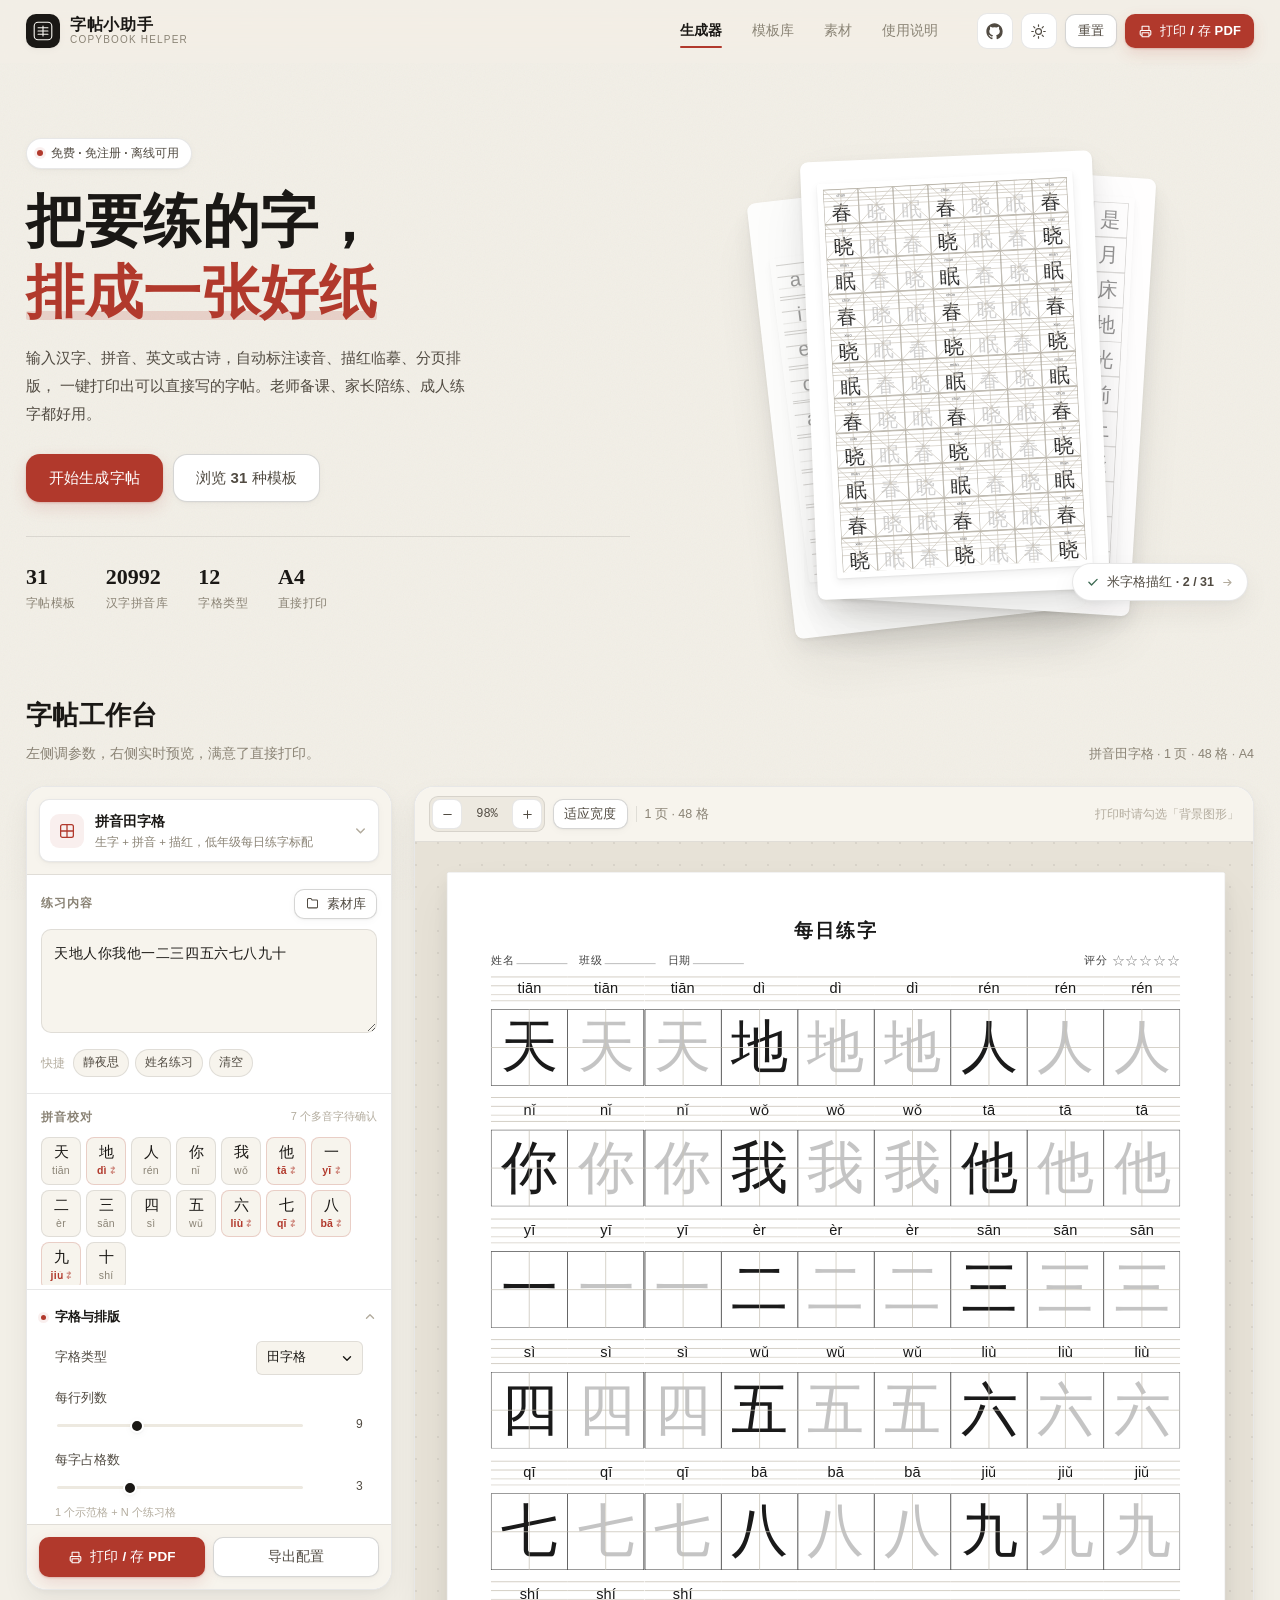
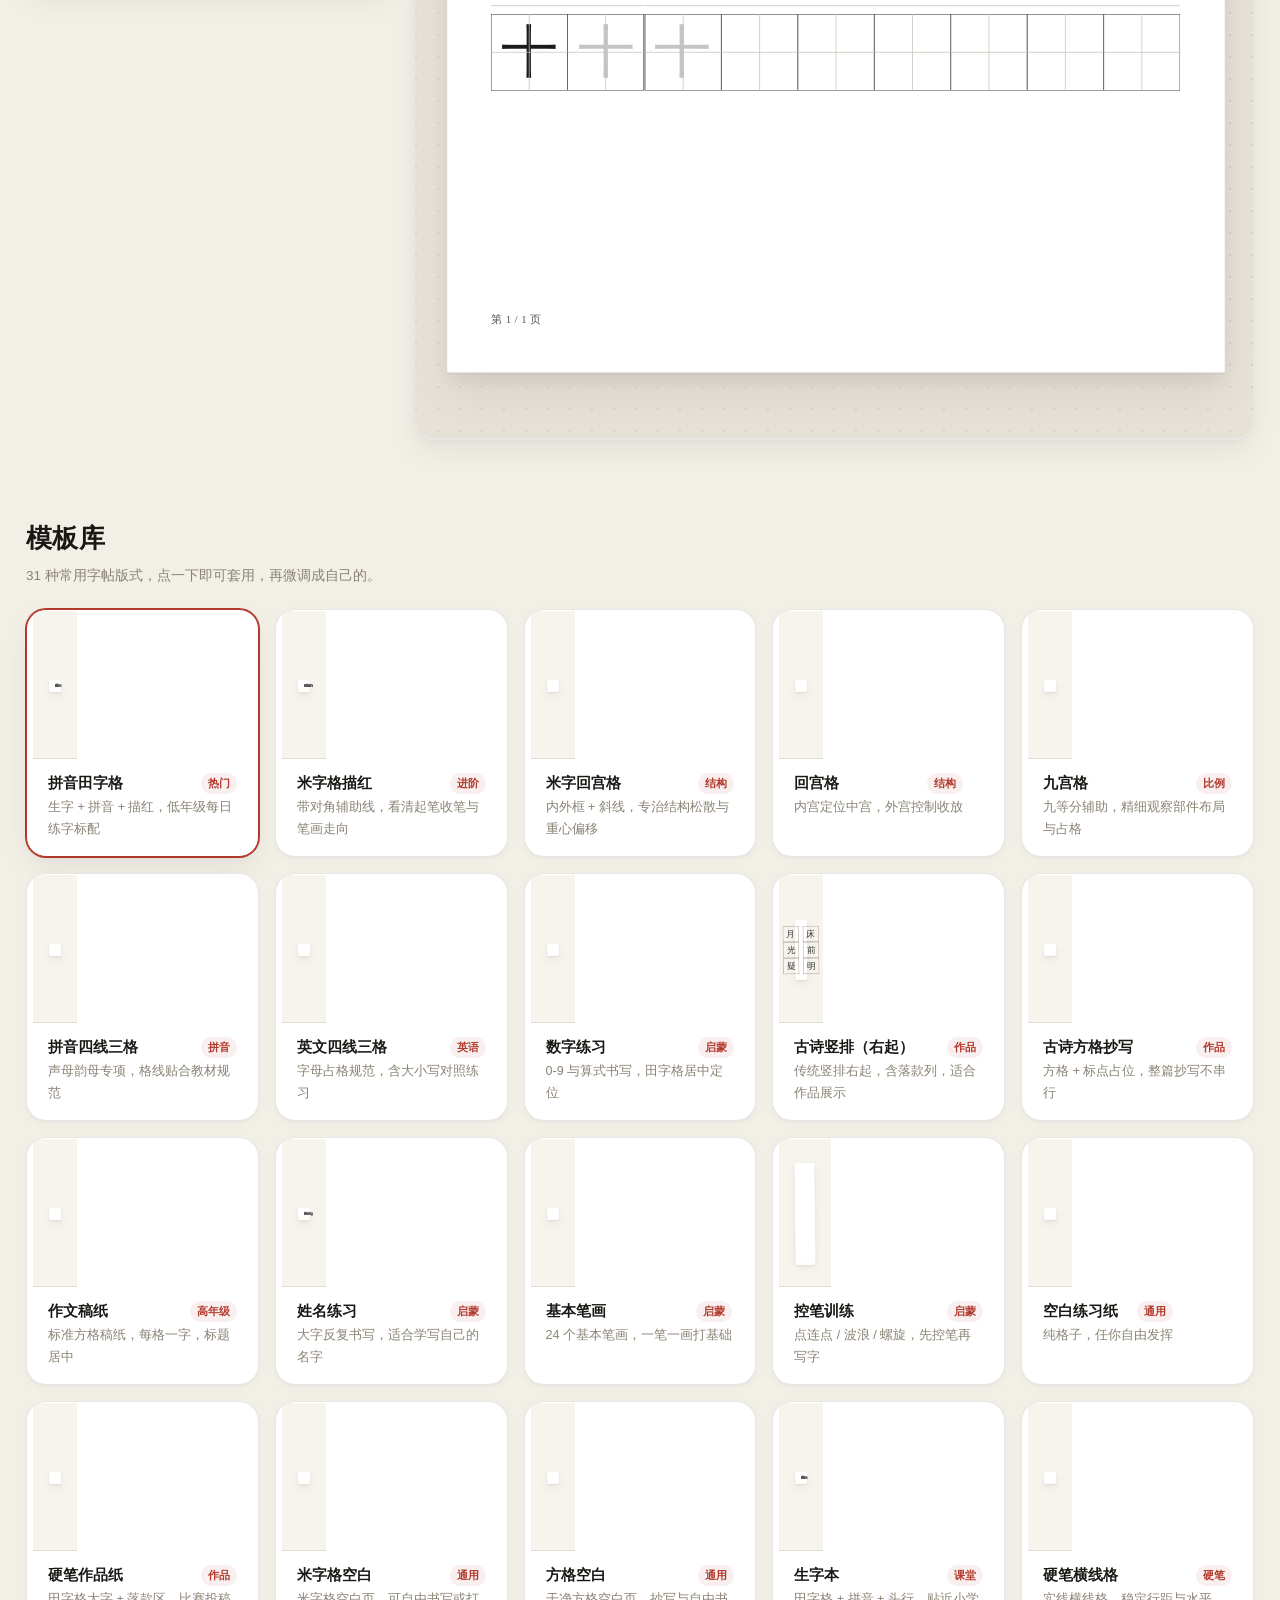
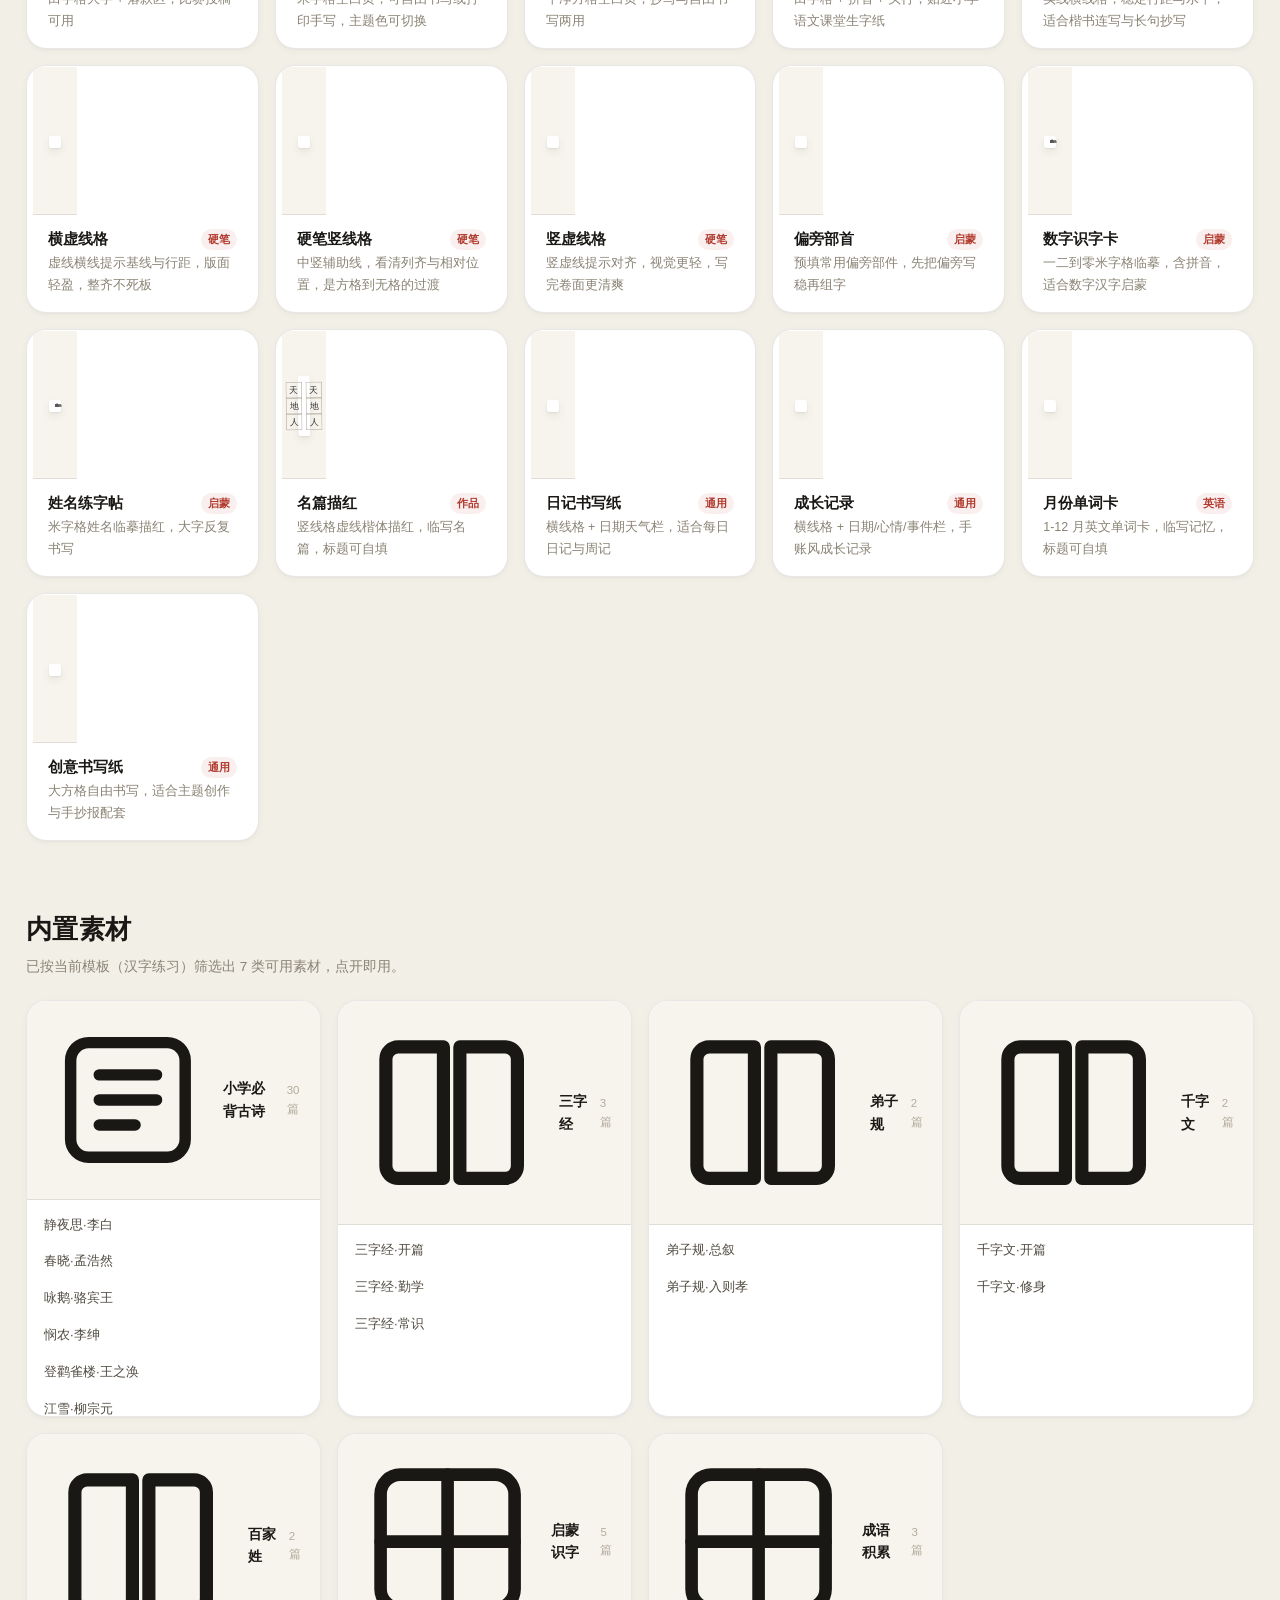
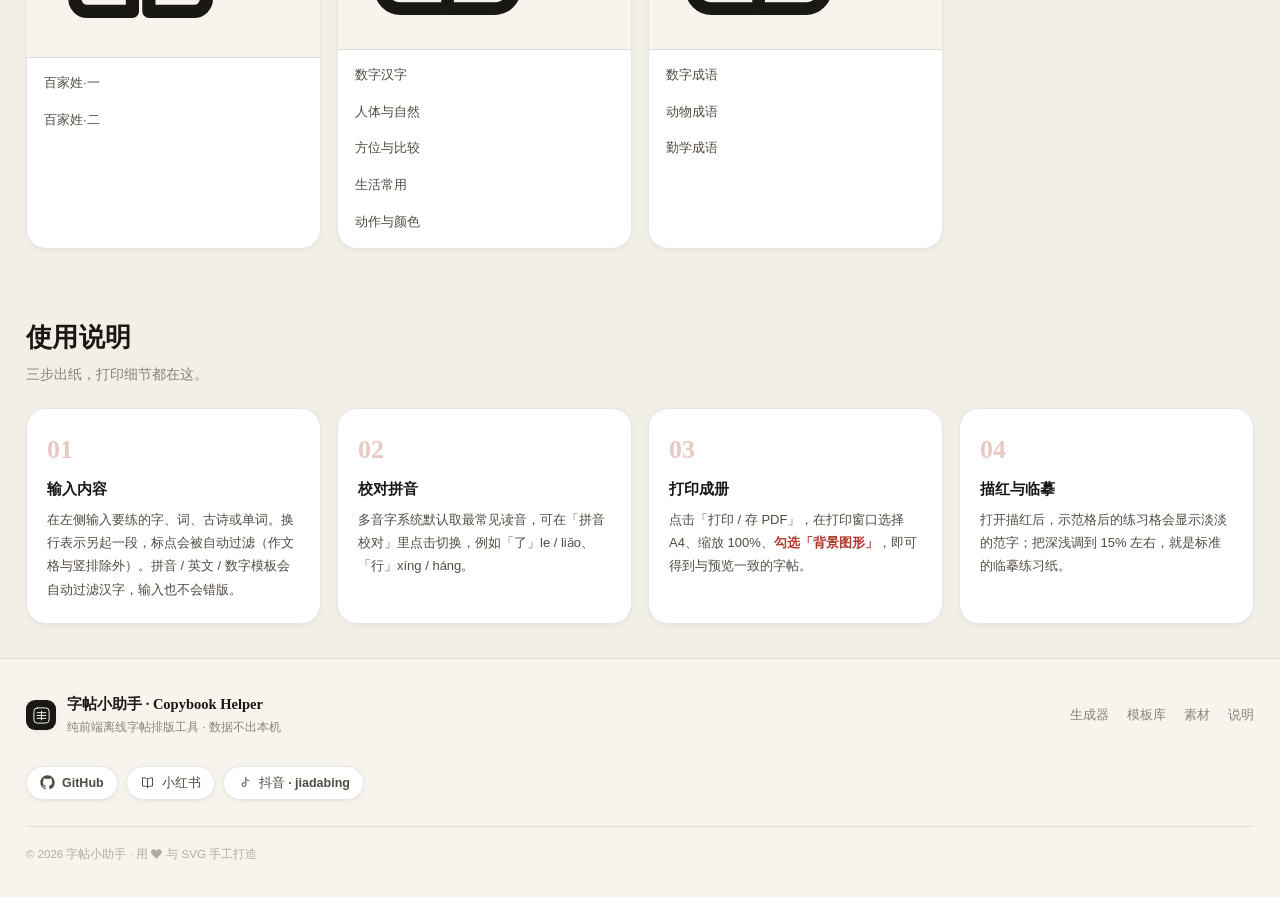
<file: index.html>
<!DOCTYPE html>
<html lang="zh-CN" data-theme="light">
<head>
<meta charset="UTF-8">
<meta name="viewport" content="width=device-width, initial-scale=1, viewport-fit=cover">
<title>字帖小助手 · 在线字帖生成器 | 田字格 / 米字格 / 拼音 / 英文 / 古诗 一键排版打印</title>
<meta name="description" content="字帖小助手：免费在线字帖生成器，田字格、米字格、回宫格、九宫格、四线三格、作文格、竖排古诗、控笔训练，自动标注拼音、描红临摹、A4 直接打印或导出 PDF。">
<link rel="stylesheet" href="assets/css/theme.css">
<link rel="stylesheet" href="assets/css/app.css">
<link rel="stylesheet" href="assets/css/phone.css">
<link rel="stylesheet" href="assets/css/print.css" media="print">
<link rel="icon" href="data:image/svg+xml,%3Csvg xmlns='http://www.w3.org/2000/svg' viewBox='0 0 100 100'%3E%3Crect width='100' height='100' rx='22' fill='%231a1815'/%3E%3Cpath d='M22 30h56M22 50h56M22 70h56M50 22v56' stroke='%23f0ebe1' stroke-width='4' stroke-linecap='round'/%3E%3C/svg%3E">
</head>
<body>

<div class="paper-grain" aria-hidden="true"></div>

<!-- ============ 顶栏 ============ -->
<header class="topbar" id="topbar">
  <div class="topbar-inner">
    <a class="brand" href="#top">
      <span class="brand-mark" aria-hidden="true">
        <svg viewBox="0 0 40 40"><rect x="4" y="4" width="32" height="32" rx="7"/><path d="M11 14h18M11 20h18M11 26h18M20 11v18"/></svg>
      </span>
      <span class="brand-text">
        <strong>字帖小助手</strong>
        <em>Copybook Helper</em>
      </span>
    </a>

    <nav class="topnav">
      <a href="#studio" class="is-active">生成器</a>
      <a href="#gallery">模板库</a>
      <a href="#materials">素材</a>
      <a href="#guide">使用说明</a>
    </nav>

    <div class="topbar-actions">
      <a class="icon-btn" href="https://github.com/Jdb156158/copybook" target="_blank" rel="noopener"
        title="GitHub 仓库：Jdb156158/copybook" aria-label="GitHub 仓库">
        <svg class="i-github" viewBox="0 0 24 24" aria-hidden="true"><path d="M12 .5C5.73.5.5 5.73.5 12c0 5.08 3.29 9.39 7.86 10.91.58.11.79-.25.79-.55v-1.94c-3.2.7-3.88-1.54-3.88-1.54-.52-1.33-1.28-1.68-1.28-1.68-1.05-.72.08-.7.08-.7 1.16.08 1.77 1.19 1.77 1.19 1.03 1.77 2.7 1.26 3.36.96.1-.75.4-1.26.73-1.55-2.55-.29-5.23-1.28-5.23-5.7 0-1.26.45-2.29 1.19-3.1-.12-.29-.52-1.46.11-3.05 0 0 .97-.31 3.18 1.18a11 11 0 0 1 5.79 0c2.2-1.49 3.17-1.18 3.17-1.18.63 1.59.23 2.76.11 3.05.74.81 1.19 1.84 1.19 3.1 0 4.43-2.69 5.4-5.25 5.69.41.36.78 1.06.78 2.14v3.17c0 .31.21.67.8.55A11.51 11.51 0 0 0 23.5 12C23.5 5.73 18.27.5 12 .5z"/></svg>
      </a>
      <button class="icon-btn" id="themeToggle" title="切换深浅主题" aria-label="切换主题">
        <svg class="i-sun" viewBox="0 0 24 24"><circle cx="12" cy="12" r="4.2"/><path d="M12 2.5v2.2M12 19.3v2.2M2.5 12h2.2M19.3 12h2.2M5.2 5.2l1.6 1.6M17.2 17.2l1.6 1.6M18.8 5.2l-1.6 1.6M6.8 17.2l-1.6 1.6"/></svg>
        <svg class="i-moon" viewBox="0 0 24 24"><path d="M20 14.5A8.5 8.5 0 0 1 9.5 4a8.5 8.5 0 1 0 10.5 10.5Z"/></svg>
      </button>
      <button class="btn btn-ghost btn-sm" id="btnResetTop">重置</button>
      <button class="btn btn-primary btn-sm" id="btnPrintTop">
        <svg viewBox="0 0 24 24" class="btn-ico"><path d="M6.5 9V3.5h11V9M6.5 18H5a1.5 1.5 0 0 1-1.5-1.5V12A1.5 1.5 0 0 1 5 10.5h14A1.5 1.5 0 0 1 20.5 12v4.5A1.5 1.5 0 0 1 19 18h-1.5M6.5 14h11v6.5h-11z"/></svg>
        打印 / 存 PDF
      </button>
    </div>
  </div>
</header>

<main id="top">

  <!-- ============ Hero ============ -->
  <section class="hero">
    <div class="hero-grid">
      <div class="hero-copy">
        <span class="eyebrow"><i class="dot"></i>免费 · 免注册 · 离线可用</span>
        <h1>把要练的字，<br><em>排成一张好纸</em></h1>
        <p class="hero-sub">
          输入汉字、拼音、英文或古诗，自动标注读音、描红临摹、分页排版，
          一键打印出可以直接写的字帖。老师备课、家长陪练、成人练字都好用。
        </p>
        <div class="hero-cta">
          <a href="#studio" class="btn btn-primary btn-lg">开始生成字帖</a>
          <a href="#gallery" class="btn btn-ghost btn-lg" id="heroTplBtn">浏览 31 种模板</a>
        </div>
        <ul class="hero-stats">
          <li><b id="statTpl">31</b><span>字帖模板</span></li>
          <li><b>20992</b><span>汉字拼音库</span></li>
          <li><b>12</b><span>字格类型</span></li>
          <li><b>A4</b><span>直接打印</span></li>
        </ul>
      </div>

      <div class="hero-visual" id="heroVisual">
        <div class="stack">
          <div class="sheet sheet-3" aria-hidden="true"></div>
          <div class="sheet sheet-2" aria-hidden="true"></div>
          <div class="sheet sheet-1"></div>
        </div>
        <div class="hero-badge" id="heroBadge" title="点击切换下一款模板">
          <svg viewBox="0 0 24 24"><path d="M5 12.5l4.5 4.5L19 7.5"/></svg>
          <span id="heroBadgeText">所见即所得</span>
          <svg class="hero-badge-next" viewBox="0 0 24 24"><path d="M5 12h13M13 6.5l5.5 5.5-5.5 5.5"/></svg>
        </div>
      </div>
    </div>
  </section>

  <!-- ============ 工作台 ============ -->
  <section class="studio" id="studio">
    <div class="section-head">
      <div>
        <h2 class="section-title">字帖工作台</h2>
        <p class="section-desc">左侧调参数，右侧实时预览，满意了直接打印。</p>
      </div>
      <div class="section-meta" id="studioMeta">—</div>
    </div>

    <div class="studio-grid">
      <!-- 控制面板 -->
      <aside class="panel" id="panel">
        <div class="panel-top">
          <button class="tpl-current" id="tplCurrent" type="button">
            <span class="tpl-current-ico" id="tplCurrentIco"></span>
            <span class="tpl-current-copy">
              <b id="tplCurrentName">拼音田字格</b>
              <small id="tplCurrentDesc">生字 + 拼音 + 描红</small>
            </span>
            <svg class="tpl-current-arrow" viewBox="0 0 16 16"><path d="M4 6.5 8 10.5 12 6.5" fill="none" stroke="currentColor" stroke-width="1.6" stroke-linecap="round" stroke-linejoin="round"/></svg>
          </button>
        </div>

        <div class="panel-scroll">
          <!-- 内容 -->
          <section class="block">
            <div class="block-head">
              <span class="block-title">练习内容</span>
              <button class="btn btn-ghost btn-xs" id="btnMaterial">
                <svg viewBox="0 0 24 24" class="btn-ico"><path d="M4 5.5A1.5 1.5 0 0 1 5.5 4h4l2 2.5h7A1.5 1.5 0 0 1 20 8v9.5a1.5 1.5 0 0 1-1.5 1.5h-13A1.5 1.5 0 0 1 4 17.5Z"/></svg>
                素材库
              </button>
            </div>
            <textarea id="textInput" class="content-input" spellcheck="false"
              placeholder="输入要练习的内容，可用换行分段。&#10;例如：天地人你我他&#10;古诗、单词、拼音均可，系统会自动分段排版。"></textarea>
            <div class="input-hint" id="inputHint" hidden></div>
            <div class="quick-row">
              <span class="quick-label">快捷</span>
              <button class="quick" data-quick="poem">静夜思</button>
              <button class="quick" data-quick="name">姓名练习</button>
              <button class="quick" data-quick="clear">清空</button>
            </div>
          </section>

          <!-- 拼音校对 -->
          <section class="block" id="pyBlock">
            <div class="block-head">
              <span class="block-title">拼音校对</span>
              <span class="block-note" id="pyNote">点击拼音可切换多音字</span>
            </div>
            <div class="py-check" id="pyCheck"></div>
          </section>

          <!-- 设置 -->
          <div id="panelSettings" class="settings"></div>
        </div>

        <div class="panel-foot">
          <button class="btn btn-primary" id="btnPrint">
            <svg viewBox="0 0 24 24" class="btn-ico"><path d="M6.5 9V3.5h11V9M6.5 18H5a1.5 1.5 0 0 1-1.5-1.5V12A1.5 1.5 0 0 1 5 10.5h14A1.5 1.5 0 0 1 20.5 12v4.5A1.5 1.5 0 0 1 19 18h-1.5M6.5 14h11v6.5h-11z"/></svg>
            打印 / 存 PDF
          </button>
          <button class="btn btn-ghost" id="btnSavePreset">导出配置</button>
        </div>
      </aside>

      <!-- 预览台 -->
      <section class="stage">
        <div class="stage-bar">
          <div class="stage-bar-left">
            <div class="seg-zoom">
              <button class="icon-btn sm" id="zoomOut" title="缩小">
                <svg viewBox="0 0 24 24"><path d="M6 12h12"/></svg>
              </button>
              <span class="zoom-val" id="zoomVal">100%</span>
              <button class="icon-btn sm" id="zoomIn" title="放大">
                <svg viewBox="0 0 24 24"><path d="M12 6v12M6 12h12"/></svg>
              </button>
            </div>
            <button class="btn btn-ghost btn-xs" id="zoomFit">适应宽度</button>
            <span class="stage-divider"></span>
            <span class="stage-info" id="stageInfo">1 页</span>
          </div>
          <div class="stage-bar-right">
            <span class="stage-hint" id="stageHint">打印时请勾选「背景图形」</span>
          </div>
        </div>
        <div class="stage-canvas" id="canvas">
          <div class="pages" id="pages"></div>
        </div>
      </section>
    </div>
  </section>

  <!-- ============ 模板库 ============ -->
  <section class="gallery" id="gallery">
    <div class="section-head">
      <div>
        <h2 class="section-title">模板库</h2>
        <p class="section-desc" id="galleryDesc">31 种常用字帖版式，点一下即可套用，再微调成自己的。</p>
      </div>
    </div>
    <div class="tpl-grid" id="tplGrid"></div>
  </section>

  <!-- ============ 素材 ============ -->
  <section class="materials" id="materials">
    <div class="section-head">
      <div>
        <h2 class="section-title">内置素材</h2>
        <p class="section-desc" id="materialsDesc">古诗、三字经、拼音表、字母、数字、成语……点开即用。</p>
      </div>
    </div>
    <div class="mat-grid" id="matGrid"></div>
  </section>

  <!-- ============ 说明 ============ -->
  <section class="guide" id="guide">
    <div class="section-head">
      <div>
        <h2 class="section-title">使用说明</h2>
        <p class="section-desc">三步出纸，打印细节都在这。</p>
      </div>
    </div>
    <div class="guide-grid">
      <article class="guide-card">
        <span class="step">01</span>
        <h3>输入内容</h3>
        <p>在左侧输入要练的字、词、古诗或单词。换行表示另起一段，标点会被自动过滤（作文格与竖排除外）。拼音 / 英文 / 数字模板会自动过滤汉字，输入也不会错版。</p>
      </article>
      <article class="guide-card">
        <span class="step">02</span>
        <h3>校对拼音</h3>
        <p>多音字系统默认取最常见读音，可在「拼音校对」里点击切换，例如「了」le / liǎo、「行」xíng / háng。</p>
      </article>
      <article class="guide-card">
        <span class="step">03</span>
        <h3>打印成册</h3>
        <p>点击「打印 / 存 PDF」，在打印窗口选择 A4、缩放 100%、<b>勾选「背景图形」</b>，即可得到与预览一致的字帖。</p>
      </article>
      <article class="guide-card">
        <span class="step">04</span>
        <h3>描红与临摹</h3>
        <p>打开描红后，示范格后的练习格会显示淡淡的范字；把深浅调到 15% 左右，就是标准的临摹练习纸。</p>
      </article>
    </div>
  </section>
</main>

<!-- ============ 页脚 ============ -->
<footer class="footer">
  <div class="footer-inner">
    <div class="footer-brand">
      <span class="brand-mark sm" aria-hidden="true">
        <svg viewBox="0 0 40 40"><rect x="4" y="4" width="32" height="32" rx="7"/><path d="M11 14h18M11 20h18M11 26h18M20 11v18"/></svg>
      </span>
      <div>
        <strong>字帖小助手 · Copybook Helper</strong>
        <p>纯前端离线字帖排版工具 · 数据不出本机</p>
      </div>
    </div>
    <nav class="footer-links">
      <a href="#studio">生成器</a>
      <a href="#gallery">模板库</a>
      <a href="#materials">素材</a>
      <a href="#guide">说明</a>
    </nav>

    <div class="socials">
      <a class="social" href="https://github.com/Jdb156158/copybook" target="_blank" rel="noopener" title="GitHub 仓库">
        <svg class="i-github" viewBox="0 0 24 24" aria-hidden="true"><path d="M12 .5C5.73.5.5 5.73.5 12c0 5.08 3.29 9.39 7.86 10.91.58.11.79-.25.79-.55v-1.94c-3.2.7-3.88-1.54-3.88-1.54-.52-1.33-1.28-1.68-1.28-1.68-1.05-.72.08-.7.08-.7 1.16.08 1.77 1.19 1.77 1.19 1.03 1.77 2.7 1.26 3.36.96.1-.75.4-1.26.73-1.55-2.55-.29-5.23-1.28-5.23-5.7 0-1.26.45-2.29 1.19-3.1-.12-.29-.52-1.46.11-3.05 0 0 .97-.31 3.18 1.18a11 11 0 0 1 5.79 0c2.2-1.49 3.17-1.18 3.17-1.18.63 1.59.23 2.76.11 3.05.74.81 1.19 1.84 1.19 3.1 0 4.43-2.69 5.4-5.25 5.69.41.36.78 1.06.78 2.14v3.17c0 .31.21.67.8.55A11.51 11.51 0 0 0 23.5 12C23.5 5.73 18.27.5 12 .5z"/></svg>
        <span>GitHub</span>
      </a>
      <a class="social" href="https://www.xiaohongshu.com/user/profile/5bcd9ff8c5602200010befae" target="_blank" rel="noopener" title="小红书主页">
        <svg viewBox="0 0 24 24" aria-hidden="true"><path d="M12 6.6C10.4 5.1 8.3 4.5 4 4.5v13.2c4.3 0 6.4.6 8 2.1 1.6-1.5 3.7-2.1 8-2.1V4.5c-4.3 0-6.4.6-8 2.1z"/><path d="M12 6.6v13.2"/></svg>
        <span>小红书</span>
      </a>
      <a class="social" id="socialDouyin" href="https://www.douyin.com/search/jiadabing?type=user" target="_blank" rel="noopener" title="抖音：jiadabing">
        <svg viewBox="0 0 24 24" aria-hidden="true"><path d="M14.2 3.5v11.9a3.1 3.1 0 1 1-2.1-2.94"/><path d="M14.2 7.2c1.4 1.1 3.1 1.6 5 1.5"/></svg>
        <span>抖音 · jiadabing</span>
      </a>
    </div>

    <p class="footer-copy">© 2026 字帖小助手 · 用 ❤ 与 SVG 手工打造</p>
  </div>
</footer>

<!-- ============ 素材弹层 ============ -->
<div class="modal" id="modal" hidden>
  <div class="modal-mask" data-close></div>
  <div class="modal-panel" role="dialog" aria-modal="true" aria-labelledby="modalTitle">
    <header class="modal-head">
      <h3 id="modalTitle">素材库</h3>
      <button class="icon-btn" data-close aria-label="关闭">
        <svg viewBox="0 0 24 24"><path d="M6 6l12 12M18 6L6 18"/></svg>
      </button>
    </header>
    <div class="modal-body" id="modalBody"></div>
  </div>
</div>

<div class="toasts" id="toasts"></div>

<script src="assets/data/pinyin-data.js" defer></script>
<script src="assets/js/core/pinyin.js" defer></script>
<script src="assets/js/core/grids.js" defer></script>
<script src="assets/js/core/templates.js" defer></script>
<script src="assets/js/core/layout.js" defer></script>
<script src="assets/js/core/render.js" defer></script>
<script src="assets/js/core/store.js" defer></script>
<script src="assets/js/ui/controls.js" defer></script>
<script src="assets/js/ui/app.js" defer></script>
</body>
</html>
</file>
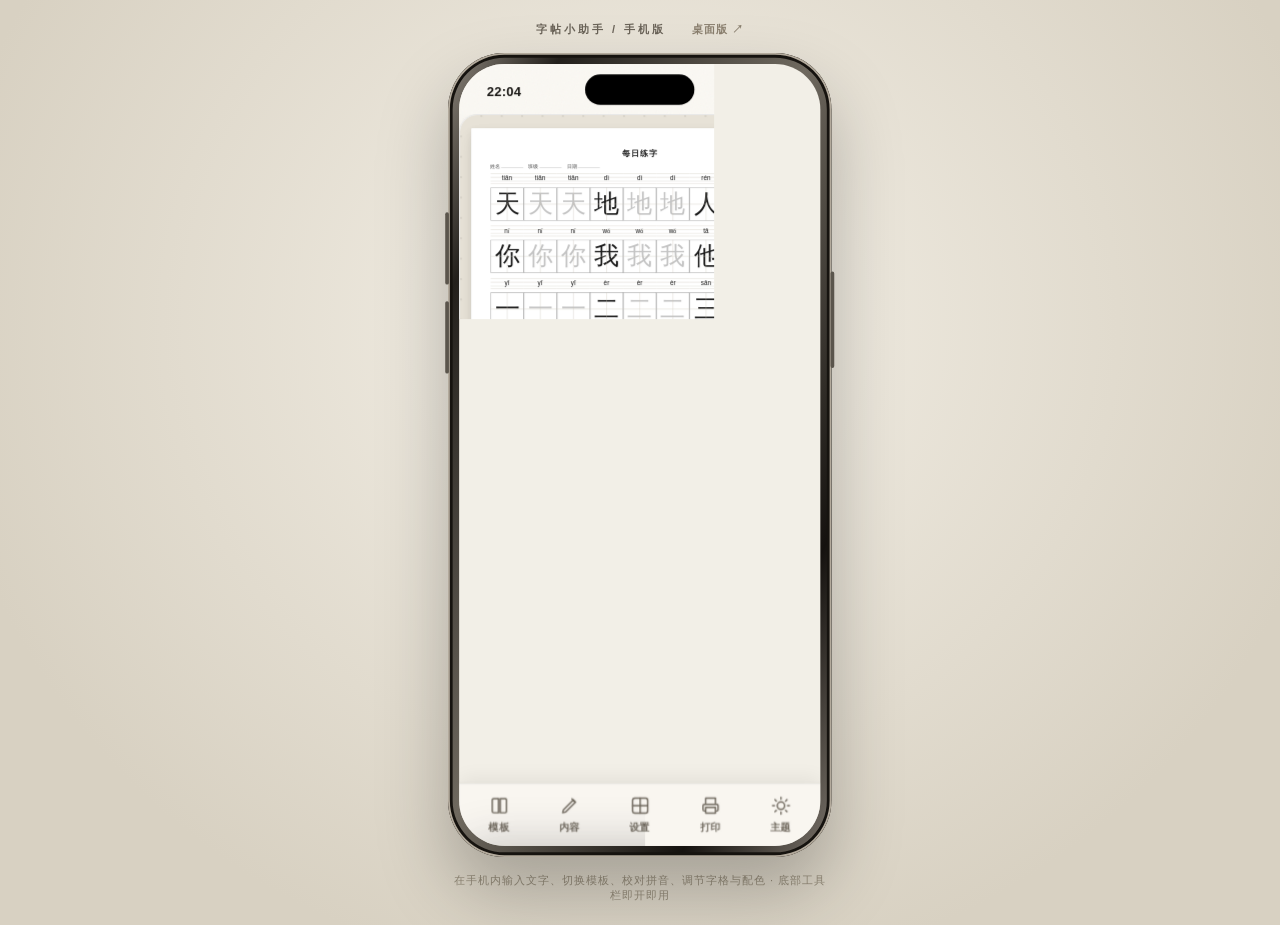
<file: mobile.html>
<!DOCTYPE html>
<html lang="zh-CN">
<head>
<meta charset="UTF-8">
<meta name="viewport" content="width=device-width, initial-scale=1, viewport-fit=cover">
<meta name="theme-color" content="#1a1815">
<title>字帖小助手 · iPhone 外壳版</title>
<style>
  *{box-sizing:border-box}
  body{margin:0;min-height:100svh;background:radial-gradient(ellipse at 50% 35%,#f4f0e7,#d8d1c2 78%);color:#6a6358;
    font-family:-apple-system,BlinkMacSystemFont,"PingFang SC","Microsoft YaHei",sans-serif;
    display:flex;flex-direction:column;align-items:center;justify-content:center;padding:22px;gap:16px}
  .shell-label{font-size:11px;letter-spacing:3px;display:flex;gap:26px;align-items:center;font-weight:600}
  .shell-label a{color:#8a7f6e;text-decoration:none;letter-spacing:1px;font-weight:600;transition:color .15s}
  .shell-label a:hover{color:#b1392c}
  .device-space{position:relative;flex:none}
  /* iPhone 金属外壳 */
  .device{width:414px;height:868px;padding:12px;background:linear-gradient(115deg,#8c857b,#23201c 15%,#6f695f 48%,#15120f 80%,#7a736a);
    border-radius:61px;position:absolute;top:0;left:0;transform-origin:top left;
    box-shadow:0 38px 76px #00000040,inset 0 0 0 2px #b3aa9c,inset 0 0 0 5px #16130f}
  .device:before{content:'';position:absolute;left:-3px;top:172px;height:78px;width:4px;border-radius:3px;background:#5b554c;box-shadow:0 96px #5b554c}
  .device:after{content:'';position:absolute;right:-3px;top:236px;height:104px;width:4px;border-radius:3px;background:#5b554c}
  iframe{display:block;width:390px;height:844px;border:0;border-radius:49px;background:#f2efe7}
  .shell-note{margin:0;font-size:11px;color:#938a78;letter-spacing:1px;text-align:center;max-width:380px}
  @media(max-width:450px){body{padding:8px;gap:8px}.shell-label{font-size:9px}.shell-note{display:none}}
</style>
</head>
<body>
  <div class="shell-label">
    <span>字帖小助手 / 手机版</span>
    <a href="index.html" target="_blank" rel="noopener">桌面版 ↗</a>
  </div>
  <div class="device-space">
    <div class="device">
      <iframe src="index.html?phone=1" title="字帖小助手 iPhone 版"></iframe>
    </div>
  </div>
  <p class="shell-note">在手机内输入文字、切换模板、校对拼音、调节字格与配色 · 底部工具栏即开即用</p>
  <script>
    function fitDevice(){
      var scale = Math.min(1, (innerWidth-26)/414, (innerHeight-96)/868);
      var d = document.querySelector('.device');
      d.style.transform = 'scale(' + scale + ')';
      var sp = document.querySelector('.device-space');
      sp.style.width = (414*scale) + 'px';
      sp.style.height = (868*scale) + 'px';
    }
    addEventListener('resize', fitDevice);
    fitDevice();
  </script>
</body>
</html>
</file>
<file: assets/css/theme.css>
/* ============================================================
 * theme.css —— 设计令牌 / 基础重置 / 通用控件
 * 主题：宣纸暖白 + 墨黑 + 朱砂（暗色模式随系统或手动切换）
 * ========================================================== */

:root {
  /* 色板 */
  --paper: #FBF9F4;
  --bg: #F2EFE7;
  --surface: #FFFFFF;
  --surface-2: #F7F4ED;
  --surface-3: #EDE9E0;
  --stage-bg: #E7E2D7;

  --ink: #1A1815;
  --ink-2: #514B42;
  --ink-3: #8A8375;
  --ink-4: #B3AC9E;

  --accent: #B1392C;
  --accent-2: #96302496;
  --accent-soft: #B1392C14;
  --jade: #3F6B54;
  --gold: #B08A45;

  --border: #1A18151A;
  --border-2: #1A18152E;
  --ring: #B1392C40;

  /* 字体 */
  --font-ui: -apple-system, BlinkMacSystemFont, "SF Pro SC", "PingFang SC",
    "Hiragino Sans GB", "Microsoft YaHei", "Segoe UI", Roboto, sans-serif;
  --font-serif: "Songti SC", "STSong", "Source Han Serif SC", "Noto Serif SC",
    "PingFang SC", Georgia, serif;
  --font-mono: "SF Mono", "JetBrains Mono", ui-monospace, Menlo, monospace;

  /* 尺度 */
  --r-xs: 6px;
  --r-sm: 10px;
  --r: 14px;
  --r-lg: 20px;
  --r-xl: 28px;

  --sh-1: 0 1px 2px #1A18150A, 0 2px 8px #1A181508;
  --sh-2: 0 2px 6px #1A18150A, 0 12px 28px #1A18150F;
  --sh-3: 0 8px 20px #1A181514, 0 28px 64px #1A18151C;
  --sh-paper: 0 2px 4px #1A181512, 0 10px 24px #1A181514, 0 30px 60px #1A181512;

  --ease: cubic-bezier(.22, .61, .36, 1);
  --ease-out: cubic-bezier(.16, 1, .3, 1);
  --topbar-h: 62px;
  --maxw: 1280px;

  color-scheme: light;
}

[data-theme="dark"] {
  --paper: #171613;
  --bg: #100F0C;
  --surface: #1D1B17;
  --surface-2: #232019;
  --surface-3: #2B271F;
  --stage-bg: #0D0C0A;

  --ink: #F2EDE3;
  --ink-2: #C3BBAE;
  --ink-3: #918A7C;
  --ink-4: #6B655A;

  --accent: #DE5B4A;
  --accent-soft: #DE5B4A1F;
  --jade: #6FA98A;
  --gold: #D2AC68;

  --border: #F2EDE31A;
  --border-2: #F2EDE32E;
  --ring: #DE5B4A4D;

  --sh-1: 0 1px 2px #0008, 0 2px 8px #0006;
  --sh-2: 0 2px 6px #0008, 0 12px 28px #000A;
  --sh-3: 0 8px 20px #000A, 0 28px 64px #000C;
  --sh-paper: 0 2px 4px #0006, 0 14px 32px #000A, 0 40px 80px #0009;

  color-scheme: dark;
}

* { box-sizing: border-box; }

html { -webkit-text-size-adjust: 100%; scroll-behavior: smooth; scroll-padding-top: 84px; }

body {
  margin: 0;
  background: var(--bg);
  color: var(--ink);
  font-family: var(--font-ui);
  font-size: 14px;
  line-height: 1.6;
  -webkit-font-smoothing: antialiased;
  overflow-x: hidden;
}

h1, h2, h3, h4, p, ul, ol, figure { margin: 0; }
ul, ol { padding: 0; list-style: none; }
a { color: inherit; text-decoration: none; }
button { font: inherit; color: inherit; background: none; border: 0; cursor: pointer; }
input, textarea, select { font: inherit; color: inherit; }
svg { display: block; }
::selection { background: var(--accent); color: #fff; }

/* 纸纹 */
.paper-grain {
  position: fixed; inset: 0; z-index: 0; pointer-events: none;
  opacity: .045; mix-blend-mode: multiply;
  background-image: url("data:image/svg+xml,%3Csvg xmlns='http://www.w3.org/2000/svg' width='180' height='180'%3E%3Cfilter id='n'%3E%3CfeTurbulence type='fractalNoise' baseFrequency='.85' numOctaves='3' stitchTiles='stitch'/%3E%3C/filter%3E%3Crect width='180' height='180' filter='url(%23n)'/%3E%3C/svg%3E");
}
[data-theme="dark"] .paper-grain { opacity: .05; mix-blend-mode: screen; }

/* ---------------- 按钮 ---------------- */
.btn {
  display: inline-flex; align-items: center; justify-content: center; gap: 7px;
  height: 40px; padding: 0 16px; border-radius: var(--r-sm);
  font-size: 13.5px; font-weight: 550; letter-spacing: .01em;
  border: 1px solid transparent; white-space: nowrap;
  transition: transform .18s var(--ease), background .18s var(--ease),
    border-color .18s var(--ease), box-shadow .18s var(--ease), color .18s var(--ease);
}
.btn:active { transform: scale(.975); }
.btn-ico { width: 15px; height: 15px; fill: none; stroke: currentColor; stroke-width: 1.7; stroke-linecap: round; stroke-linejoin: round; }

.btn-primary {
  background: var(--accent); color: #fff;
  box-shadow: 0 1px 2px #B1392C40, 0 6px 16px #B1392C26;
}
.btn-primary:hover { background: #9C3126; box-shadow: 0 2px 4px #B1392C4D, 0 10px 24px #B1392C33; transform: translateY(-1px); }

.btn-ghost {
  background: var(--surface); color: var(--ink-2);
  border-color: var(--border-2); box-shadow: var(--sh-1);
}
.btn-ghost:hover { color: var(--ink); border-color: var(--ink-4); background: var(--surface-2); transform: translateY(-1px); }

.btn-lg { height: 48px; padding: 0 22px; font-size: 15px; border-radius: var(--r); }
.btn-sm { height: 34px; padding: 0 12px; font-size: 13px; }
.btn-xs { height: 30px; padding: 0 10px; font-size: 12.5px; }
.btn[disabled] { opacity: .5; pointer-events: none; }

.icon-btn {
  display: inline-flex; align-items: center; justify-content: center;
  width: 36px; height: 36px; border-radius: 10px; color: var(--ink-2);
  border: 1px solid var(--border); background: var(--surface);
  transition: all .18s var(--ease);
}
.icon-btn:hover { color: var(--ink); border-color: var(--ink-4); background: var(--surface-2); }
.icon-btn svg { width: 17px; height: 17px; fill: none; stroke: currentColor; stroke-width: 1.7; stroke-linecap: round; stroke-linejoin: round; }
.icon-btn.sm { width: 30px; height: 30px; border-radius: 8px; }
.icon-btn.sm svg { width: 15px; height: 15px; }

/* 主题按钮图标切换 */
#themeToggle .i-moon { display: none; }
[data-theme="dark"] #themeToggle .i-sun { display: none; }
[data-theme="dark"] #themeToggle .i-moon { display: block; }

/* ---------------- 通用小控件 ---------------- */
.eyebrow {
  display: inline-flex; align-items: center; gap: 8px;
  padding: 5px 12px 5px 10px; border-radius: 100px;
  background: var(--surface); border: 1px solid var(--border);
  font-size: 12px; font-weight: 550; color: var(--ink-2);
  box-shadow: var(--sh-1);
}
.eyebrow .dot {
  width: 6px; height: 6px; border-radius: 50%; background: var(--accent);
  box-shadow: 0 0 0 3px var(--accent-soft);
  animation: pulse 2.4s var(--ease) infinite;
}
@keyframes pulse {
  0%, 100% { box-shadow: 0 0 0 3px var(--accent-soft); }
  50% { box-shadow: 0 0 0 6px #B1392C0A; }
}

/* ---------------- Toast ---------------- */
.toasts {
  position: fixed; z-index: 200; bottom: 26px; left: 50%; transform: translateX(-50%);
  display: flex; flex-direction: column; gap: 8px; align-items: center; pointer-events: none;
}
.toast {
  display: flex; align-items: center; gap: 9px;
  padding: 10px 16px; border-radius: 100px;
  background: var(--ink); color: var(--paper);
  font-size: 13px; font-weight: 500; box-shadow: var(--sh-3);
  animation: toastIn .32s var(--ease-out) both;
}
.toast svg { width: 15px; height: 15px; fill: none; stroke: currentColor; stroke-width: 2; stroke-linecap: round; stroke-linejoin: round; }
.toast.out { animation: toastOut .24s var(--ease) both; }
@keyframes toastIn { from { opacity: 0; transform: translateY(14px) scale(.96); } }
@keyframes toastOut { to { opacity: 0; transform: translateY(8px) scale(.97); } }

/* ---------------- Modal ---------------- */
.modal { position: fixed; inset: 0; z-index: 150; display: grid; place-items: center; padding: 24px; }
.modal[hidden] { display: none; }
.modal-mask { position: absolute; inset: 0; background: #0B0A0880; backdrop-filter: blur(6px); animation: fade .2s var(--ease); }
.modal-panel {
  position: relative; width: min(720px, 100%); max-height: 82vh;
  display: flex; flex-direction: column; overflow: hidden;
  background: var(--surface); border: 1px solid var(--border); border-radius: var(--r-xl);
  box-shadow: var(--sh-3); animation: modalIn .28s var(--ease-out);
}
@keyframes fade { from { opacity: 0; } }
@keyframes modalIn { from { opacity: 0; transform: translateY(16px) scale(.98); } }
.modal-head {
  display: flex; align-items: center; justify-content: space-between;
  padding: 16px 18px; border-bottom: 1px solid var(--border);
}
.modal-head h3 { font-family: var(--font-serif); font-size: 17px; font-weight: 600; }
.modal-body { padding: 8px 10px 18px; overflow: auto; }

/* ---------------- 表单控件（面板内） ---------------- */
.ctl-select { position: relative; }
.ctl-select select {
  appearance: none; width: 100%; height: 34px; padding: 0 30px 0 10px;
  background: var(--surface-2); border: 1px solid var(--border); border-radius: var(--r-xs);
  font-size: 13px; cursor: pointer; transition: all .16s var(--ease);
}
.ctl-select select:hover { border-color: var(--ink-4); }
.ctl-select select:focus { outline: none; border-color: var(--accent); box-shadow: 0 0 0 3px var(--ring); }
.ctl-caret {
  position: absolute; right: 9px; top: 50%; transform: translateY(-50%);
  width: 14px; height: 14px; fill: none; stroke: var(--ink-3); stroke-width: 1.6;
  stroke-linecap: round; stroke-linejoin: round; pointer-events: none;
}

.ctl-seg {
  display: flex; gap: 2px; padding: 2px; border-radius: 9px;
  background: var(--surface-3); border: 1px solid var(--border);
}
.seg-btn {
  flex: 1; min-width: 0; height: 28px; padding: 0 6px; border-radius: 7px;
  font-size: 12.5px; color: var(--ink-3); white-space: nowrap;
  transition: all .18s var(--ease);
}
.seg-btn:hover { color: var(--ink-2); }
.seg-btn.is-on {
  background: var(--surface); color: var(--ink); font-weight: 600;
  box-shadow: var(--sh-1);
}

.ctl-range { display: flex; align-items: center; gap: 10px; }
.ctl-range input[type="range"] {
  flex: 1; appearance: none; height: 18px; background: none; cursor: pointer;
}
.ctl-range input[type="range"]::-webkit-slider-runnable-track {
  height: 3px; border-radius: 2px; background: var(--surface-3);
}
.ctl-range input[type="range"]::-webkit-slider-thumb {
  appearance: none; width: 14px; height: 14px; margin-top: -5.5px; border-radius: 50%;
  background: var(--ink); border: 2px solid var(--surface);
  box-shadow: var(--sh-1); transition: transform .16s var(--ease);
}
.ctl-range input[type="range"]:hover::-webkit-slider-thumb { transform: scale(1.18); }
.ctl-range input[type="range"]:active::-webkit-slider-thumb { transform: scale(1.05); }
.ctl-range input[type="range"]::-moz-range-track { height: 3px; border-radius: 2px; background: var(--surface-3); }
.ctl-range input[type="range"]::-moz-range-thumb {
  width: 12px; height: 12px; border-radius: 50%; background: var(--ink);
  border: 2px solid var(--surface); box-shadow: var(--sh-1);
}
.ctl-out {
  min-width: 48px; text-align: right; font-size: 12px; font-variant-numeric: tabular-nums;
  color: var(--ink-2); font-family: var(--font-mono);
}

.ctl-color { display: flex; align-items: center; gap: 8px; }
.color-well { position: relative; width: 34px; height: 26px; flex: none; }
.color-well input { position: absolute; inset: 0; opacity: 0; cursor: pointer; }
.color-well span {
  display: block; width: 100%; height: 100%; border-radius: var(--r-xs);
  border: 1px solid var(--border-2); box-shadow: inset 0 1px 2px #0002;
}
.sw-row { display: flex; gap: 5px; }
.sw {
  width: 18px; height: 18px; border-radius: 5px; border: 1px solid var(--border-2);
  transition: transform .16s var(--ease);
}
.sw:hover { transform: scale(1.14); }
.sw.is-on { box-shadow: 0 0 0 2px var(--surface), 0 0 0 3.5px var(--accent); }

.ctl-switch { position: relative; display: inline-flex; }
.ctl-switch input { position: absolute; opacity: 0; width: 0; height: 0; }
.ctl-switch .track {
  display: block; width: 38px; height: 22px; border-radius: 100px;
  background: var(--surface-3); border: 1px solid var(--border);
  transition: all .22s var(--ease); position: relative;
}
.ctl-switch .knob {
  position: absolute; top: 2px; left: 2px; width: 16px; height: 16px; border-radius: 50%;
  background: var(--surface); box-shadow: 0 1px 3px #0003;
  transition: all .22s var(--ease);
}
.ctl-switch input:checked + .track { background: var(--accent); border-color: transparent; }
.ctl-switch input:checked + .track .knob { left: 19px; }
.ctl-switch input:focus-visible + .track { box-shadow: 0 0 0 3px var(--ring); }

.ctl-chips { display: flex; flex-wrap: wrap; gap: 6px; }
.chip {
  padding: 4px 10px; border-radius: 100px; font-size: 12px;
  background: var(--surface-2); border: 1px solid var(--border); color: var(--ink-3);
  transition: all .16s var(--ease);
}
.chip:hover { border-color: var(--ink-4); color: var(--ink-2); }
.chip.is-on {
  background: var(--accent-soft); border-color: #B1392C40; color: var(--accent); font-weight: 600;
}

.ctl-text input {
  width: 100%; height: 34px; padding: 0 10px; font-size: 13px;
  background: var(--surface-2); border: 1px solid var(--border); border-radius: var(--r-xs);
  transition: all .16s var(--ease);
}
.ctl-text input:focus { outline: none; border-color: var(--accent); box-shadow: 0 0 0 3px var(--ring); }

@media (prefers-reduced-motion: reduce) {
  *, *::before, *::after { animation-duration: .01ms !important; transition-duration: .01ms !important; }
}
</file>
<file: assets/css/app.css>
/* ============================================================
 * app.css —— 页面布局 + 字帖渲染区样式
 * ========================================================== */
main { position: relative; z-index: 1; }
/* 保证 hidden 属性不被组件自身的 display 覆盖 */
[hidden] { display: none !important; }

/* ---------------- 顶栏 ---------------- */
.topbar {
  position: sticky; top: 0; z-index: 100;
  backdrop-filter: blur(18px) saturate(1.7);
  -webkit-backdrop-filter: blur(18px) saturate(1.7);
  background: color-mix(in srgb, var(--bg) 78%, transparent);
  border-bottom: 1px solid transparent;
  transition: border-color .25s var(--ease), box-shadow .25s var(--ease), background .25s var(--ease);
}
.topbar.is-scrolled { border-bottom-color: var(--border); box-shadow: 0 1px 0 #1A181508, 0 8px 24px #1A181508; }
.topbar-inner {
  max-width: var(--maxw); margin: 0 auto; height: var(--topbar-h);
  padding: 0 26px; display: flex; align-items: center; gap: 26px;
}

.brand { display: flex; align-items: center; gap: 10px; margin-right: auto; }
.brand-mark {
  display: grid; place-items: center; width: 34px; height: 34px; border-radius: 10px;
  background: var(--ink); color: var(--paper); box-shadow: var(--sh-1);
}
.brand-mark svg { width: 22px; height: 22px; fill: none; stroke: currentColor; stroke-width: 2; stroke-linecap: round; }
.brand-mark.sm { width: 30px; height: 30px; border-radius: 9px; }
.brand-mark.sm svg { width: 19px; height: 19px; }
.brand-text { display: flex; flex-direction: column; line-height: 1.15; }
.brand-text strong { font-family: var(--font-serif); font-size: 16px; font-weight: 600; letter-spacing: .04em; }
.brand-text em { font-style: normal; font-size: 10px; letter-spacing: .12em; color: var(--ink-3); text-transform: uppercase; }

.topnav { display: flex; gap: 4px; }
.topnav a {
  position: relative; padding: 7px 13px; border-radius: 9px;
  font-size: 13.5px; color: var(--ink-3); transition: all .18s var(--ease);
}
.topnav a:hover { color: var(--ink); background: var(--surface-2); }
.topnav a.is-active { color: var(--ink); font-weight: 600; }
.topnav a.is-active::after {
  content: ""; position: absolute; left: 13px; right: 13px; bottom: 1px;
  height: 2px; border-radius: 2px; background: var(--accent);
}
.topbar-actions { display: flex; align-items: center; gap: 8px; }

/* ---------------- Hero ---------------- */
.hero { max-width: var(--maxw); margin: 0 auto; padding: 62px 26px 44px; }
.hero-grid { display: grid; grid-template-columns: 1.02fr .98fr; gap: 44px; align-items: center; }
.hero-copy h1 {
  margin: 18px 0 0; font-family: var(--font-serif);
  font-size: clamp(38px, 4.6vw, 58px); line-height: 1.22; font-weight: 600; letter-spacing: .01em;
}
.hero-copy h1 em { font-style: normal; color: var(--accent); position: relative; }
.hero-copy h1 em::after {
  content: ""; position: absolute; left: 0; right: 0; bottom: .08em; height: .16em;
  background: var(--accent); opacity: .16; border-radius: 2px;
}
.hero-sub { margin: 16px 0 0; max-width: 30em; font-size: 15px; line-height: 1.85; color: var(--ink-2); }
.hero-cta { display: flex; gap: 10px; margin-top: 26px; flex-wrap: wrap; }
.hero-stats { display: flex; gap: 30px; margin-top: 34px; padding-top: 22px; border-top: 1px solid var(--border); }
.hero-stats li { display: flex; flex-direction: column; }
.hero-stats b { font-family: var(--font-serif); font-size: 22px; font-weight: 600; }
.hero-stats span { font-size: 11.5px; color: var(--ink-3); letter-spacing: .04em; }

/* Hero 纸叠（2:3 纸卡 + 16 模板轮换） */
.hero-visual { position: relative; height: 500px; display: grid; place-items: center; }
.hero-visual .stack { position: relative; width: 292px; height: 438px; perspective: 1200px; }
.hero-visual .sheet {
  position: absolute; inset: 0; border-radius: 8px; background: #fff;
  box-shadow: var(--sh-paper); overflow: hidden; padding: 18px;
  display: flex; align-items: center; justify-content: center;
  transition: transform .55s var(--ease-out), box-shadow .55s var(--ease-out), opacity .55s var(--ease-out);
  transform-origin: 50% 100%;
}
.hero-visual .sheet-1 { transform: rotate(-2.4deg) translateY(0); z-index: 3; }
.hero-visual .sheet-2 { transform: rotate(3.6deg) translate(20px, 12px); z-index: 2; opacity: .94; }
.hero-visual .sheet-3 { transform: rotate(-6.5deg) translate(-26px, 26px); z-index: 1; opacity: .86; }
.hero-visual:hover .sheet-1 { transform: rotate(-1deg) translateY(-10px); box-shadow: 0 4px 8px #00000012, 0 16px 36px #00000014, 0 44px 90px #00000012; }
.hero-visual:hover .sheet-2 { transform: rotate(2.6deg) translate(52px, 6px); }
.hero-visual:hover .sheet-3 { transform: rotate(-8.5deg) translate(-58px, 20px); }
.hero-visual .sheet-2 .mini-sheet,
.hero-visual .sheet-3 .mini-sheet { opacity: .55; filter: saturate(.4); }

.hero-mini {
  width: 100%; height: 100%;
  display: flex; align-items: center; justify-content: center;
  animation: heroSheetIn .55s var(--ease-out);
}
.hero-mini > .mini-sheet { width: 100%; }
@keyframes heroSheetIn {
  from { opacity: 0; transform: translateY(14px) scale(.965) rotate(.6deg); }
}

.hero-badge {
  position: absolute; right: 6px; bottom: 24px; z-index: 4;
  display: flex; align-items: center; gap: 7px; padding: 8px 13px; border-radius: 100px;
  background: var(--surface); border: 1px solid var(--border); box-shadow: var(--sh-2);
  font-size: 12.5px; font-weight: 550; color: var(--ink-2);
  cursor: pointer; user-select: none; max-width: 240px;
  transition: transform .2s var(--ease), box-shadow .2s var(--ease), border-color .2s var(--ease);
}
.hero-badge:hover { transform: translateY(-2px); border-color: var(--ink-4); box-shadow: var(--sh-3); }
.hero-badge:active { transform: scale(.97); }
.hero-badge > svg:first-child { width: 14px; height: 14px; fill: none; stroke: var(--jade); stroke-width: 2.4; stroke-linecap: round; stroke-linejoin: round; flex: none; }
.hero-badge span { white-space: nowrap; overflow: hidden; text-overflow: ellipsis; }
.hero-badge-next {
  width: 13px; height: 13px; flex: none; fill: none; stroke: var(--ink-4);
  stroke-width: 2; stroke-linecap: round; stroke-linejoin: round;
  transition: transform .2s var(--ease), stroke .2s var(--ease);
}
.hero-badge:hover .hero-badge-next { transform: translateX(2px); stroke: var(--accent); }

/* ---------------- 段落标题 ---------------- */
.section-head {
  display: flex; align-items: flex-end; justify-content: space-between; gap: 20px;
  margin-bottom: 22px;
}
.section-title { font-family: var(--font-serif); font-size: 26px; font-weight: 600; letter-spacing: .01em; }
.section-desc { margin-top: 6px; font-size: 13.5px; color: var(--ink-3); }
.section-meta { font-size: 12.5px; color: var(--ink-3); font-variant-numeric: tabular-nums; }

/* ---------------- 工作台 ---------------- */
.studio { max-width: var(--maxw); margin: 0 auto; padding: 26px 26px 44px; }
.studio-grid {
  display: grid; grid-template-columns: 366px minmax(0, 1fr); gap: 22px; align-items: start;
}

/* 面板 */
.panel {
  position: sticky; top: calc(var(--topbar-h) + 16px);
  display: flex; flex-direction: column;
  max-height: calc(100vh - var(--topbar-h) - 34px);
  background: var(--surface); border: 1px solid var(--border);
  border-radius: var(--r-lg); box-shadow: var(--sh-2); overflow: hidden;
}
.panel-top { padding: 12px; border-bottom: 1px solid var(--border); background: var(--surface-2); }
.tpl-current {
  display: flex; align-items: center; gap: 11px; width: 100%; padding: 10px;
  border-radius: var(--r-sm); background: var(--surface); border: 1px solid var(--border);
  box-shadow: var(--sh-1); transition: all .18s var(--ease); text-align: left;
}
.tpl-current:hover { border-color: var(--ink-4); transform: translateY(-1px); box-shadow: var(--sh-2); }
.tpl-current-ico {
  display: grid; place-items: center; width: 34px; height: 34px; border-radius: 9px; flex: none;
  background: var(--accent-soft); color: var(--accent);
}
.tpl-current-ico svg { width: 18px; height: 18px; fill: none; stroke: currentColor; stroke-width: 1.7; stroke-linecap: round; stroke-linejoin: round; }
.tpl-current-copy { display: flex; flex-direction: column; min-width: 0; flex: 1; }
.tpl-current-copy b { font-size: 14px; font-weight: 600; }
.tpl-current-copy small { font-size: 11.5px; color: var(--ink-3); overflow: hidden; text-overflow: ellipsis; white-space: nowrap; }
.tpl-current-arrow { width: 15px; height: 15px; flex: none; color: var(--ink-4); }

.panel-scroll { flex: 1; overflow-y: auto; overscroll-behavior: contain; }
.panel-scroll::-webkit-scrollbar { width: 9px; }
.panel-scroll::-webkit-scrollbar-thumb { background: var(--ink-4); border-radius: 9px; border: 3px solid var(--surface); }
.panel-scroll::-webkit-scrollbar-track { background: transparent; }

.block { padding: 14px 14px 4px; border-bottom: 1px solid var(--border); }
.block-head { display: flex; align-items: center; justify-content: space-between; gap: 10px; margin-bottom: 10px; }
.block-title { font-size: 12px; font-weight: 650; letter-spacing: .08em; color: var(--ink-3); text-transform: uppercase; }
.block-note { font-size: 11px; color: var(--ink-4); }

.content-input {
  width: 100%; min-height: 104px; resize: vertical; padding: 11px 12px;
  background: var(--surface-2); border: 1px solid var(--border); border-radius: var(--r-sm);
  font-size: 14px; line-height: 1.8; letter-spacing: .04em;
  transition: all .18s var(--ease);
}
.content-input:focus { outline: none; border-color: var(--accent); box-shadow: 0 0 0 3px var(--ring); background: var(--surface); }
.input-hint {
  margin: -4px 0 4px; font-size: 11.5px; line-height: 1.45;
  color: var(--ink-3); min-height: 1.4em;
}
.quick-row { display: flex; align-items: center; gap: 6px; padding: 10px 0 12px; flex-wrap: wrap; }
.quick-label { font-size: 11.5px; color: var(--ink-4); margin-right: 2px; }
.quick {
  padding: 3px 9px; border-radius: 100px; font-size: 12px; color: var(--ink-2);
  background: var(--surface-2); border: 1px solid var(--border); transition: all .16s var(--ease);
}
.quick:hover { background: var(--surface-3); color: var(--ink); }

/* 拼音校对 */
.py-check {
  display: flex; flex-wrap: wrap; gap: 5px; max-height: 148px; overflow-y: auto;
  padding-bottom: 12px;
}
.py-check:empty::after { content: "输入汉字后自动标注拼音"; font-size: 12px; color: var(--ink-4); }
.py-item {
  display: flex; flex-direction: column; align-items: center; gap: 1px;
  min-width: 40px; padding: 5px 6px; border-radius: 8px;
  background: var(--surface-2); border: 1px solid var(--border);
  cursor: pointer; transition: all .16s var(--ease);
}
.py-item:hover { border-color: var(--accent); background: var(--accent-soft); }
.py-item .py-c { font-family: var(--font-serif); font-size: 15px; line-height: 1.2; }
.py-item .py-p { font-size: 10.5px; color: var(--ink-3); letter-spacing: .02em; }
.py-item.is-multi { border-color: #B1392C33; }
.py-item.is-multi .py-p { color: var(--accent); font-weight: 600; }
.py-item.is-multi .py-p::after { content: " ⇄"; opacity: .6; }

/* 设置分组 */
.settings { padding: 4px 0 8px; }
.pgroup { border-bottom: 1px solid var(--border); }
.pgroup:last-child { border-bottom: 0; }
.pgroup-head {
  display: flex; align-items: center; gap: 9px; width: 100%; padding: 13px 14px;
  font-size: 13px; font-weight: 600; transition: background .16s var(--ease);
}
.pgroup-head:hover { background: var(--surface-2); }
.pgroup-dot {
  width: 5px; height: 5px; border-radius: 50%; background: var(--ink-4);
  transition: all .2s var(--ease);
}
.pgroup.is-open .pgroup-dot { background: var(--accent); box-shadow: 0 0 0 3px var(--accent-soft); }
.pgroup-title { flex: 1; text-align: left; }
.pgroup-arrow { width: 14px; height: 14px; color: var(--ink-4); transition: transform .22s var(--ease); }
.pgroup.is-open .pgroup-arrow { transform: rotate(180deg); }
.pgroup-body {
  display: grid; grid-template-rows: 0fr; transition: grid-template-rows .28s var(--ease);
  overflow: hidden;
}
.pgroup.is-open .pgroup-body { grid-template-rows: 1fr; }
.pgroup-body > * { min-height: 0; }
.pgroup-body-inner { padding: 0 14px 14px; }

.prow { padding: 0 14px 13px; }
.prow[hidden] { display: none; }
.row-inline { display: flex; align-items: center; justify-content: space-between; gap: 12px; }
.row-label { display: flex; align-items: center; gap: 10px; font-size: 13px; color: var(--ink-2); }
.row-stack .row-label { margin-bottom: 7px; font-size: 12.5px; }
.row-hint { margin-top: 5px; font-size: 11px; color: var(--ink-4); line-height: 1.5; }
.row-inline .row-hint { flex: 1; }

.panel-foot {
  display: flex; gap: 8px; padding: 12px; border-top: 1px solid var(--border);
  background: var(--surface-2);
}
.panel-foot .btn { flex: 1; }

/* 预览台 */
.stage {
  display: flex; flex-direction: column; min-height: calc(100vh - var(--topbar-h) - 90px);
  background: var(--surface); border: 1px solid var(--border);
  border-radius: var(--r-lg); box-shadow: var(--sh-2); overflow: hidden;
}
.stage-bar {
  display: flex; align-items: center; justify-content: space-between; gap: 12px;
  padding: 9px 14px; border-bottom: 1px solid var(--border); background: var(--surface-2);
}
.stage-bar-left, .stage-bar-right { display: flex; align-items: center; gap: 8px; }
.seg-zoom {
  display: flex; align-items: center; gap: 2px; padding: 2px;
  background: var(--surface-3); border: 1px solid var(--border); border-radius: 9px;
}
.zoom-val {
  min-width: 46px; text-align: center; font-size: 12px; font-variant-numeric: tabular-nums;
  color: var(--ink-2); font-family: var(--font-mono);
}
.stage-divider { width: 1px; height: 16px; background: var(--border); }
.stage-info { font-size: 12.5px; color: var(--ink-3); font-variant-numeric: tabular-nums; }
.stage-hint { font-size: 11.5px; color: var(--ink-4); }

.stage-canvas {
  flex: 1; overflow: auto; padding: 30px 24px 44px;
  background: var(--stage-bg);
  background-image: radial-gradient(circle at 1px 1px, #1A181512 1px, transparent 0);
  background-size: 22px 22px;
}
.pages {
  display: flex; flex-direction: column; align-items: center; gap: 26px;
  width: max-content; min-width: 100%; margin: 0 auto;
  transform-origin: top center; transition: transform .2s var(--ease);
}

/* ---------------- 字帖渲染区 ---------------- */
.cb-page {
  position: relative; flex: none; display: flex; flex-direction: column;
  background: #fff; color: #1a1a1a;
  box-shadow: 0 1px 2px #00000010, 0 8px 20px #00000012, 0 24px 48px #0000000F;
  border-radius: 2px;
}
.cb-page::after {
  content: ""; position: absolute; inset: 0; pointer-events: none;
  box-shadow: inset 0 0 0 1px #0000000D;
}
.cb-head { flex: none; padding-bottom: 4px; }
.cb-head-empty { height: 2px; }
.cb-title {
  text-align: center; font-family: var(--font-serif); font-size: 19px; font-weight: 600;
  letter-spacing: .12em; color: #1a1a1a;
}
.cb-fields {
  display: flex; align-items: center; justify-content: space-between; gap: 12px;
  padding-top: 5px; font-size: 11px; color: #444;
}
.cb-meta { display: flex; gap: 12px; flex-wrap: wrap; }
.cb-field { display: inline-flex; align-items: baseline; gap: 3px; }
.cb-field i { font-style: normal; letter-spacing: .04em; }
.cb-field u { display: inline-block; min-width: 52px; border-bottom: 1px solid #bbb; height: 1em; }
.cb-score { display: inline-flex; align-items: center; gap: 5px; }
.cb-score b { font-weight: 500; letter-spacing: .04em; }
.cb-stars s { text-decoration: none; font-size: 13px; color: #888; letter-spacing: 1px; }

.cb-body { flex: 1 1 auto; }
.cb-row { display: flex; }
.cb-row:last-child { margin-bottom: 0 !important; }

.cb-cell { position: relative; flex: none; }
.cb-cell .cb-grid-svg { position: absolute; inset: 0; width: 100%; height: 100%; pointer-events: none; }
.cb-glyph {
  position: absolute; inset: 0; display: flex; align-items: center; justify-content: center;
  line-height: 1; font-weight: 400; white-space: nowrap;
}
.cb-glyph-four { inset: 0 0 28%; align-items: flex-end; }
.cb-cell-v .cb-glyph { inset: 0; }

.cb-py { position: relative; flex: none; }
.cb-py .cb-grid-svg { position: absolute; inset: 0; width: 100%; height: 100%; }
.cb-pinyin-row { display: flex; }
.cb-py-t {
  position: absolute; left: 0; right: 0; top: 52%; transform: translateY(-50%);
  text-align: center; font-family: var(--font-ui) !important;
  letter-spacing: .01em; line-height: 1; white-space: nowrap; font-size: inherit;
}
.cb-pattern, .cb-stroke { color: #888; }
.cb-pattern svg, .cb-stroke svg { width: 100%; height: 100%; }

.cb-body-v { display: flex; flex-direction: row-reverse; justify-content: flex-start; height: 100%; }
.cb-col { display: flex; flex-direction: column; flex: none; }

.cb-foot {
  flex: none; display: flex; align-items: flex-end; justify-content: space-between; gap: 12px;
  padding-top: 6px; font-size: 11px; color: #555;
}
.cb-sign { display: inline-flex; align-items: baseline; gap: 4px; }
.cb-sign i { font-style: normal; }
.cb-sign u { display: inline-block; min-width: 46px; border-bottom: 1px solid #bbb; height: 1em; }
.cb-sign u.long { min-width: 78px; }
.cb-pagenum { font-variant-numeric: tabular-nums; letter-spacing: .04em; }

/* ---------------- 模板库 ---------------- */
.gallery, .materials, .guide { max-width: var(--maxw); margin: 0 auto; padding: 34px 26px; }
.tpl-grid {
  display: grid; grid-template-columns: repeat(auto-fill, minmax(232px, 1fr)); gap: 16px;
}
.tpl-card {
  position: relative; display: flex; flex-direction: column; overflow: hidden;
  background: var(--surface); border: 1px solid var(--border); border-radius: var(--r-lg);
  box-shadow: var(--sh-1); text-align: left;
  transition: transform .26s var(--ease-out), box-shadow .26s var(--ease-out), border-color .2s var(--ease);
}
.tpl-card::before {
  content: ""; position: absolute; inset: 0; pointer-events: none; opacity: 0;
  background: radial-gradient(420px circle at var(--mx, 50%) var(--my, 0%), #B1392C0F, transparent 60%);
  transition: opacity .3s var(--ease);
}
.tpl-card:hover { transform: translateY(-4px); box-shadow: var(--sh-3); border-color: var(--border-2); }
.tpl-card:hover::before { opacity: 1; }
.tpl-card.is-active { border-color: var(--accent); box-shadow: 0 0 0 1px var(--accent), var(--sh-2); }

.tpl-preview {
  position: relative; height: 148px; padding: 14px 16px 10px;
  background: var(--surface-2); border-bottom: 1px solid var(--border);
  display: flex; flex-direction: column; justify-content: center; overflow: hidden;
}
.tpl-preview::after {
  content: ""; position: absolute; left: 0; right: 0; bottom: 0; height: 26px;
  background: linear-gradient(to bottom, transparent, var(--surface-2));
}
.mini-sheet {
  width: 100%; background: #fff; border-radius: 2px; padding: 6px;
  box-shadow: 0 1px 2px #0001, 0 4px 10px #0001;
  transform: rotate(-.6deg); transition: transform .35s var(--ease-out);
  container-type: inline-size;
}
.tpl-card:hover .mini-sheet { transform: rotate(0) scale(1.04); }
.mini-row { display: flex; }
.mini-cell {
  position: relative; flex: 1; aspect-ratio: 1;
}
.mini-cell svg { position: absolute; inset: 0; width: 100%; height: 100%; }
.mini-cell b {
  position: absolute; inset: 0; display: flex; align-items: center; justify-content: center;
  font-size: calc(58cqw / var(--cols, 6)); font-weight: 400; color: #333; line-height: 1;
}
.mini-cell.is-trace b { opacity: .22; }
.mini-py { height: 36%; position: relative; }
.mini-py span {
  position: absolute; left: 0; right: 0; top: 58%; transform: translateY(-50%);
  text-align: center; font-size: 4px; color: #555;
}

.tpl-card-body { padding: 13px 15px 15px; }
.tpl-card-top { display: flex; align-items: center; gap: 8px; }
.tpl-card-name { font-size: 14.5px; font-weight: 600; }
.tpl-tag {
  margin-left: auto; padding: 2px 7px; border-radius: 100px; font-size: 10.5px;
  background: var(--accent-soft); color: var(--accent); font-weight: 600;
}
.tpl-card-desc { margin-top: 5px; font-size: 12.5px; color: var(--ink-3); line-height: 1.6; }

/* ---------------- 素材 ---------------- */
.mat-grid { display: grid; grid-template-columns: repeat(auto-fill, minmax(268px, 1fr)); gap: 16px; }
.mat-card {
  background: var(--surface); border: 1px solid var(--border); border-radius: var(--r-lg);
  box-shadow: var(--sh-1); overflow: hidden; transition: all .22s var(--ease);
}
.mat-card:hover { border-color: var(--border-2); box-shadow: var(--sh-2); }
.mat-head {
  display: flex; align-items: center; gap: 9px; padding: 13px 15px;
  border-bottom: 1px solid var(--border); background: var(--surface-2);
}
.mat-head b { font-size: 14px; font-weight: 600; }
.mat-head span { margin-left: auto; font-size: 11.5px; color: var(--ink-4); }
.mat-list { padding: 8px; display: flex; flex-direction: column; gap: 2px; max-height: 216px; overflow-y: auto; }
.mat-item {
  display: flex; align-items: center; gap: 8px; width: 100%; padding: 7px 9px;
  border-radius: 8px; font-size: 13px; color: var(--ink-2); text-align: left;
  transition: all .14s var(--ease);
}
.mat-item:hover { background: var(--accent-soft); color: var(--ink); }
.mat-item::after { content: "＋"; margin-left: auto; font-size: 13px; color: var(--ink-4); opacity: 0; transition: opacity .14s; }
.mat-item:hover::after { opacity: 1; color: var(--accent); }

/* ---------------- 说明 ---------------- */
.guide-grid { display: grid; grid-template-columns: repeat(auto-fit, minmax(248px, 1fr)); gap: 16px; }
.guide-card {
  position: relative; padding: 20px 20px 22px; background: var(--surface);
  border: 1px solid var(--border); border-radius: var(--r-lg); box-shadow: var(--sh-1);
  transition: all .22s var(--ease);
}
.guide-card:hover { transform: translateY(-3px); box-shadow: var(--sh-2); border-color: var(--border-2); }
.guide-card .step {
  font-family: var(--font-serif); font-size: 26px; font-weight: 600; color: var(--accent); opacity: .28;
}
.guide-card h3 { margin-top: 6px; font-size: 15px; font-weight: 600; }
.guide-card p { margin-top: 7px; font-size: 13px; line-height: 1.8; color: var(--ink-2); }
.guide-card b { color: var(--accent); }

/* ---------------- 页脚 ---------------- */
.footer { position: relative; z-index: 1; border-top: 1px solid var(--border); background: var(--surface-2); }
.footer-inner {
  max-width: var(--maxw); margin: 0 auto; padding: 34px 26px;
  display: flex; align-items: center; gap: 26px; flex-wrap: wrap;
}
.footer-brand { display: flex; align-items: center; gap: 11px; }
.footer-brand strong { font-family: var(--font-serif); font-size: 14.5px; font-weight: 600; }
.footer-brand p { font-size: 12px; color: var(--ink-3); margin-top: 2px; }
.footer-links { display: flex; gap: 18px; margin-left: auto; }
.footer-links a { font-size: 13px; color: var(--ink-3); transition: color .16s; }
.footer-links a:hover { color: var(--accent); }

.socials { display: flex; gap: 8px; flex-wrap: wrap; width: 100%; padding-top: 2px; }
.social {
  display: inline-flex; align-items: center; gap: 7px; height: 34px; padding: 0 13px;
  border-radius: 100px; border: 1px solid var(--border); background: var(--surface);
  font-size: 12.5px; font-weight: 550; color: var(--ink-2); box-shadow: var(--sh-1);
  transition: transform .18s var(--ease), color .18s var(--ease),
    border-color .18s var(--ease), box-shadow .18s var(--ease);
}
.social:hover {
  color: var(--accent); border-color: #B1392C40;
  transform: translateY(-1px); box-shadow: var(--sh-2);
}
.social svg {
  width: 15px; height: 15px; flex: none; fill: none; stroke: currentColor;
  stroke-width: 1.6; stroke-linecap: round; stroke-linejoin: round;
}
.social .i-github, .icon-btn .i-github { fill: currentColor; stroke: none; }
.footer-copy { width: 100%; padding-top: 18px; border-top: 1px solid var(--border); font-size: 11.5px; color: var(--ink-4); }

/* ---------------- 弹层内容 ---------------- */
.modal-mat-group { padding: 10px 8px 4px; }
.modal-mat-title { font-size: 12px; font-weight: 650; letter-spacing: .06em; color: var(--ink-3); padding: 6px 8px; }
.modal-mat-items { display: flex; flex-wrap: wrap; gap: 6px; padding: 2px 8px 10px; }

/* ---------------- 响应式 ---------------- */
@media (max-width: 1080px) {
  .hero-grid { grid-template-columns: 1fr; gap: 30px; }
  .hero-visual { height: 460px; }
  .hero-visual .stack { width: 260px; height: 390px; }
  .studio-grid { grid-template-columns: 1fr; }
  .panel { position: static; max-height: none; }
  .stage { min-height: 70vh; }
}
@media (max-width: 720px) {
  .topnav { display: none; }
  .topbar-inner { padding: 0 16px; gap: 12px; }
  .hero { padding: 40px 18px 30px; }
  .studio, .gallery, .materials, .guide { padding-left: 16px; padding-right: 16px; }
  .hero-stats { gap: 20px; }
  .hero-visual { height: 400px; }
  .hero-visual .stack { width: 220px; height: 330px; }
  .brand-text em { display: none; }
  .stage-canvas { padding: 18px 12px 30px; }
  .footer-inner { padding: 26px 16px; }
  .footer-links { margin-left: 0; width: 100%; }
}
</file>
<file: assets/css/phone.css>
/* ============================================================
 * css/phone.css —— 手机版（iPhone 外壳内）布局
 * 仅在 <body class="phone"> 下生效，桌面版完全不受影响。
 * 视觉：宣纸暖白 / 墨黑 / 朱砂，毛玻璃 tabbar 与 sheet。
 * ========================================================== */

/* ---------- 隐藏桌面元素 ---------- */
body.phone { margin: 0; height: 100svh; min-height: 0; overflow: hidden;
  display: flex; flex-direction: column;
  background: var(--paper, #f2efe7); color: var(--ink, #1a1815);
  -webkit-tap-highlight-color: transparent; font-family: -apple-system, BlinkMacSystemFont, "PingFang SC", "Microsoft YaHei", sans-serif; }
body.phone * { box-sizing: border-box; }
body.phone .topbar,
body.phone .hero,
body.phone .materials,
body.phone .guide,
body.phone .footer,
body.phone .studio { display: none !important; }

/* ---------- 顶部状态栏 + 灵动岛 ---------- */
body.phone .phone-status { position: relative; flex: none; height: 54px; padding: 6px 30px 0;
  display: flex; align-items: center; justify-content: space-between;
  font-size: 14px; font-weight: 600; letter-spacing: .3px; }
body.phone .ps-time { color: var(--ink, #1a1815); }
body.phone .ps-right { display: flex; align-items: center; gap: 5px; color: var(--ink, #1a1815); font-size: 12px; opacity: .85; }
body.phone .island { position: absolute; top: 11px; left: 50%; transform: translateX(-50%);
  width: 118px; height: 33px; background: #000; border-radius: 22px; }

/* ---------- 预览主区 ---------- */
body.phone .phone-main { position: relative; flex: 1; min-height: 0; display: flex; overflow: hidden; }
body.phone .phone-main .stage { flex: 1; min-height: 0; display: flex; flex-direction: column; width: 100%; }
body.phone .stage-bar { display: none !important; }
body.phone .stage-canvas { flex: 1; min-height: 0; overflow: auto; -webkit-overflow-scrolling: touch;
  display: flex; align-items: flex-start; justify-content: center; padding: 14px 12px 8px; }
body.phone .pages { transform-origin: top center; margin: 0 auto; }
body.phone .page-sheet { box-shadow: 0 8px 24px #0002; }

/* ---------- 底部工具栏（玻璃质感） ---------- */
body.phone .phone-tabbar { flex: none; display: flex; padding: 6px 6px calc(6px + env(safe-area-inset-bottom, 0px));
  background: color-mix(in srgb, var(--paper, #f2efe7) 72%, transparent);
  backdrop-filter: blur(18px) saturate(1.4); -webkit-backdrop-filter: blur(18px) saturate(1.4);
  border-top: 1px solid color-mix(in srgb, var(--ink, #1a1815) 10%, transparent);
  box-shadow: 0 -6px 20px #0001; gap: 2px; }
body.phone .ptab { flex: 1; min-width: 0; border: 0; background: transparent; color: var(--ink-soft, #6a6358);
  display: flex; flex-direction: column; align-items: center; gap: 3px; padding: 6px 2px;
  font-size: 10.5px; font-weight: 600; cursor: pointer; border-radius: 12px;
  transition: background .15s, color .15s, transform .12s; touch-action: manipulation; }
body.phone .ptab svg { width: 23px; height: 23px; }
body.phone .ptab:active { transform: scale(.92); }
body.phone .ptab.is-active { color: var(--accent, #b1392c); background: color-mix(in srgb, var(--accent, #b1392c) 12%, transparent); }
body.phone .ptab.is-active svg { stroke: var(--accent, #b1392c); }

/* ---------- 底部抽屉 sheet ---------- */
body.phone .phone-sheet { position: fixed; left: 0; right: 0; bottom: 0; z-index: 60;
  width: 100%; max-width: none; height: min(78svh, 560px);
  display: flex; flex-direction: column;
  background: color-mix(in srgb, var(--paper, #f2efe7) 88%, #fff);
  backdrop-filter: blur(24px) saturate(1.5); -webkit-backdrop-filter: blur(24px) saturate(1.5);
  border: 1px solid color-mix(in srgb, var(--ink, #1a1815) 12%, transparent); border-bottom: 0;
  border-radius: 26px 26px 0 0; box-shadow: 0 -16px 50px #0003;
  transform: translateY(102%); transition: transform .26s cubic-bezier(.22,.8,.3,1);
  padding-bottom: env(safe-area-inset-bottom, 0px); }
body.phone .phone-sheet.open { transform: translateY(0); }
body.phone .sheet-grab { flex: none; height: 22px; display: flex; align-items: center; justify-content: center; cursor: grab; touch-action: none; }
body.phone .sheet-grab span { width: 38px; height: 5px; border-radius: 5px; background: color-mix(in srgb, var(--ink, #1a1815) 22%, transparent); }
body.phone .sheet-head { flex: none; height: 46px; padding: 0 18px 6px; display: flex; align-items: center; justify-content: space-between; }
body.phone .sheet-title { font-size: 17px; font-weight: 700; margin: 0; color: var(--ink, #1a1815); }
body.phone .sheet-done { border: 0; background: transparent; color: var(--accent, #b1392c); font-size: 15px; font-weight: 600; padding: 4px 6px; cursor: pointer; }
body.phone .sheet-content { flex: 1; min-height: 0; overflow: auto; overscroll-behavior: contain;
  -webkit-overflow-scrolling: touch; padding: 4px 18px 26px; }
body.phone .phone-pan[hidden] { display: none; }

/* 模板面板：隐藏原本的「模板库」小标题（抽屉标题已显示），卡片间距收紧 */
body.phone .phone-pan[data-pan="tpl"] .section-head { display: none; }
body.phone .phone-pan[data-pan="tpl"] .gallery { margin: 0; }
body.phone .phone-pan[data-pan="tpl"] .tpl-grid { gap: 10px; }
body.phone .phone-pan[data-pan="tpl"] .tpl-card { text-align: left; }

/* sheet 内复用桌面控件，统一为手机宽度 */
body.phone .sheet-content .pgroup { background: color-mix(in srgb, var(--paper, #f2efe7) 60%, #fff);
  border: 1px solid color-mix(in srgb, var(--ink, #1a1815) 9%, transparent);
  border-radius: 14px; margin-bottom: 12px; overflow: hidden; }
body.phone .sheet-content .pgroup-body-inner { padding: 6px 14px 14px; }
body.phone .sheet-content .block { background: color-mix(in srgb, var(--paper, #f2efe7) 60%, #fff);
  border: 1px solid color-mix(in srgb, var(--ink, #1a1815) 9%, transparent);
  border-radius: 14px; padding: 14px; margin-bottom: 12px; }
body.phone .content-input { width: 100%; min-height: 96px; font-size: 16px; line-height: 1.6; }
body.phone .py-check { display: flex; flex-wrap: wrap; gap: 8px; }
body.phone .py-item { min-width: 52px; min-height: 52px; }
body.phone .block-head { margin-bottom: 8px; }

/* 深色模式微调 */
body.phone[data-theme="dark"] .phone-tabbar,
body.phone[data-theme="dark"] .phone-sheet { border-color: #ffffff22; }
body.phone[data-theme="dark"] .sheet-content .pgroup,
body.phone[data-theme="dark"] .sheet-content .block { background: #1c1a16; border-color: #ffffff1a; }

@media (prefers-color-scheme: dark) {
  body.phone:not([data-theme="light"]) .phone-tabbar,
  body.phone:not([data-theme="light"]) .phone-sheet { border-color: #ffffff22; }
  body.phone:not([data-theme="light"]) .sheet-content .pgroup,
  body.phone:not([data-theme="light"]) .sheet-content .block { background: #1c1a16; border-color: #ffffff1a; }
}
</file>
<file: assets/css/print.css>
/* ============================================================
 * print.css —— 打印 / 导出 PDF（仅保留字帖页，矢量输出）
 * ========================================================== */
@media print {
  @page { size: A4 portrait; margin: 0; }

  html, body {
    background: #fff !important;
    width: auto; height: auto; margin: 0; padding: 0;
    overflow: visible !important;
    -webkit-print-color-adjust: exact;
    print-color-adjust: exact;
  }

  .paper-grain,
  .topbar,
  .hero,
  .panel,
  .stage-bar,
  .gallery,
  .materials,
  .guide,
  .footer,
  .modal,
  .toasts,
  .section-head { display: none !important; }

  main { padding: 0 !important; }
  .studio { max-width: none !important; padding: 0 !important; margin: 0 !important; }
  .studio-grid { display: block !important; gap: 0 !important; }

  .stage {
    display: block !important;
    min-height: 0 !important; border: 0 !important; border-radius: 0 !important;
    box-shadow: none !important; overflow: visible !important; background: #fff !important;
  }
  .stage-canvas {
    display: block !important; overflow: visible !important;
    padding: 0 !important; margin: 0 !important;
    background: #fff !important; background-image: none !important;
    height: auto !important;
  }
  .pages {
    display: block !important; width: auto !important; margin: 0 !important;
    transform: none !important; gap: 0 !important;
  }

  .cb-page {
    box-shadow: none !important; border-radius: 0 !important;
    margin: 0 !important; page-break-after: always; break-after: page;
  }
  .cb-page:last-child { page-break-after: auto; break-after: auto; }
  .cb-page::after { display: none !important; }
  .cb-page { page-break-inside: avoid; break-inside: avoid; }
}
</file>
